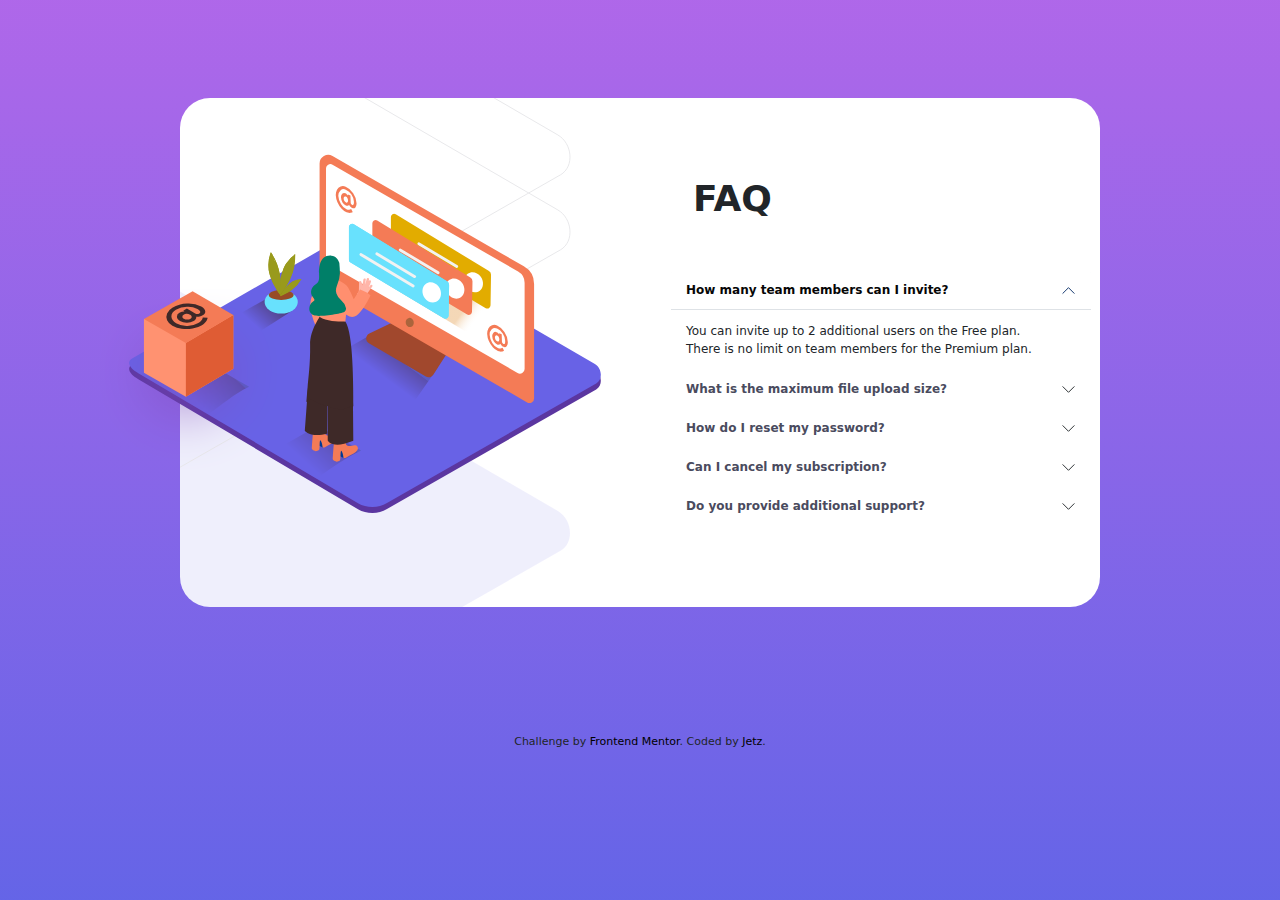
<file: index.html>
<!DOCTYPE html>
<html lang="en">
<head>
  <meta charset="UTF-8">
  <meta name="viewport" content="width=device-width, initial-scale=1.0"> <!-- displays site properly based on user's device -->
  <title>Frontend Mentor | FAQ Accordion Card</title>

  <link rel="icon" type="image/png" sizes="32x32" href="./images/favicon-32x32.png">
  

  <link rel="preconnect" href="https://fonts.googleapis.com">
  <link rel="preconnect" href="https://fonts.gstatic.com" crossorigin>
  <link href="https://fonts.googleapis.com/css2?family=Kumbh+Sans:wght@400;700&display=swap" rel="stylesheet">

  <!--  
<link href="https://cdn.jsdelivr.net/npm/bootstrap@5.1.3/dist/css/bootstrap.min.css" rel="stylesheet" integrity="sha384-1BmE4kWBq78iYhFldvKuhfTAU6auU8tT94WrHftjDbrCEXSU1oBoqyl2QvZ6jIW3" crossorigin="anonymous">
  CSS only -->

<link href="https://cdn.jsdelivr.net/npm/bootstrap@5.0.2/dist/css/bootstrap.min.css" rel="stylesheet">
<script src="https://cdn.jsdelivr.net/npm/bootstrap@5.0.2/dist/js/bootstrap.bundle.min.js"></script>
    
  <!--  -->  <link rel="stylesheet" href="style.css">
    

  </head>


  <body>
    <main>
      <div class="container">
       
        <h3 class="title_accordion">FAQ</h3>

        <div class="images">
          <img src="images/illustration-woman-online-desktop.svg" class="woman" alt="woman">  
        
        <img src="images/illustration-box-desktop.svg" class="box" alt="box">  
   

        
<div class="accordion" id="accordionExample">
    <div class="accordion-item">
      <h2 class="accordion-header" id="headingOne">
        <button class="accordion-button" 
        type="button" 
        data-bs-toggle="collapse" 
        data-bs-target="#collapseOne" 
        aria-expanded="true" 
        aria-controls="collapseOne">
        <strong>  How many team members can I invite?</strong></button>
      </h2>
      <div id="collapseOne" 
      class="accordion-collapse collapse show" 
      aria-labelledby="headingOne" 
      data-bs-parent="#accordionExample">
        <div class="accordion-body">
            You can invite up to 2 additional users on the Free plan.<br> There is no limit on 
          team members for the Premium plan.
        </div>
      </div>
    </div>


<div class="accordion-item">
    <h2 class="accordion-header" id="headingTwo">
      <button class="accordion-button collapsed" 
      type="button" 
      data-bs-toggle="collapse" 
      data-bs-target="#collapseTwo" 
      aria-expanded="false"
        aria-controls="collapseTwo">
        <strong> What is the maximum file upload size?</strong></button>
    </h2>
    <div id="collapseTwo" 
    class="accordion-collapse collapse" 
    aria-labelledby="headingTwo" 
    data-bs-parent="#accordionExample">
      <div class="accordion-body">
         No more than 2GB. All files in your account must fit your allotted storage space.
      </div>
    </div>
  </div>


  <div class="accordion-item">
    <h2 class="accordion-header" id="headingThree">
      <button class="accordion-button collapsed" 
      type="button" 
      data-bs-toggle="collapse" 
      data-bs-target="#collapseThree" 
      aria-expanded="false" 
      aria-controls="collapseThree">
      <strong> How do I reset my password?</strong> </button>
    </h2>
    <div id="collapseThree" 
    class="accordion-collapse collapse" 
    aria-labelledby="headingThree" 
    data-bs-parent="#accordionExample">
      <div class="accordion-body">
        Click “Forgot password” from the login page or “Change password” 
        from your profile page. A reset link will be emailed to you.
      </div>
    </div>
  </div>



<div class="accordion-item">
  <h2 class="accordion-header" id="headingFour">
    <button class="accordion-button collapsed" 
    type="button" 
    data-bs-toggle="collapse" 
    data-bs-target="#collapseFour" 
    aria-expanded="false" 
    aria-controls="collapseFour">
    <strong> Can I cancel my subscription?</strong>
    </button>
  </h2>
  <div id="collapseFour" 
  class="accordion-collapse collapse" 
  aria-labelledby="headingFour" 
  data-bs-parent="#accordionExample">
    <div class="accordion-body">
   Yes! Send us a message and we will process your request no questions asked.
    </div>
  </div>
</div>


<div class="accordion-item">
  <h2 class="accordion-header" id="headingFive">
    <button class="accordion-button collapsed" 
    type="button" 
    data-bs-toggle="collapse" 
    data-bs-target="#collapseFive" 
    aria-expanded="false" 
    aria-controls="collapseFour">
    <strong>  Do you provide additional support?</strong>
    </button>
  </h2>
  <div id="collapseFive" 
  class="accordion-collapse collapse" 
  aria-labelledby="headingFive" 
  data-bs-parent="#accordionExample">
    <div class="accordion-body">
      Chat and email support is available 24/7. <br>
      Phone lines are open during normal business hours.
    </div>
  </div>
</div>
</div>




    
</main>
<div class="attribution">
  Challenge by <a href="https://www.frontendmentor.io?ref=challenge" target="_blank">Frontend Mentor</a>. 
  Coded by <a href="https://github.com/JCJetz">Jetz</a>.
</div>
</body>
<!--<script src="https://code.jquery.com/jquery-3.3.1.slim.min.js" integrity="sha384-q8i/X+965DzO0rT7abK41JStQIAqVgRVzpbzo5smXKp4YfRvH+8abtTE1Pi6jizo" crossorigin="anonymous"></script>
<script src="https://cdn.jsdelivr.net/npm/popper.js@1.14.7/dist/umd/popper.min.js" integrity="sha384-UO2eT0CpHqdSJQ6hJty5KVphtPhzWj9WO1clHTMGa3JDZwrnQq4sF86dIHNDz0W1" crossorigin="anonymous"></script>
<script src="https://cdn.jsdelivr.net/npm/bootstrap@4.3.1/dist/js/bootstrap.min.js" integrity="sha384-JjSmVgyd0p3pXB1rRibZUAYoIIy6OrQ6VrjIEaFf/nJGzIxFDsf4x0xIM+B07jRM" crossorigin="anonymous"></script>
--> 
</html>
</file>
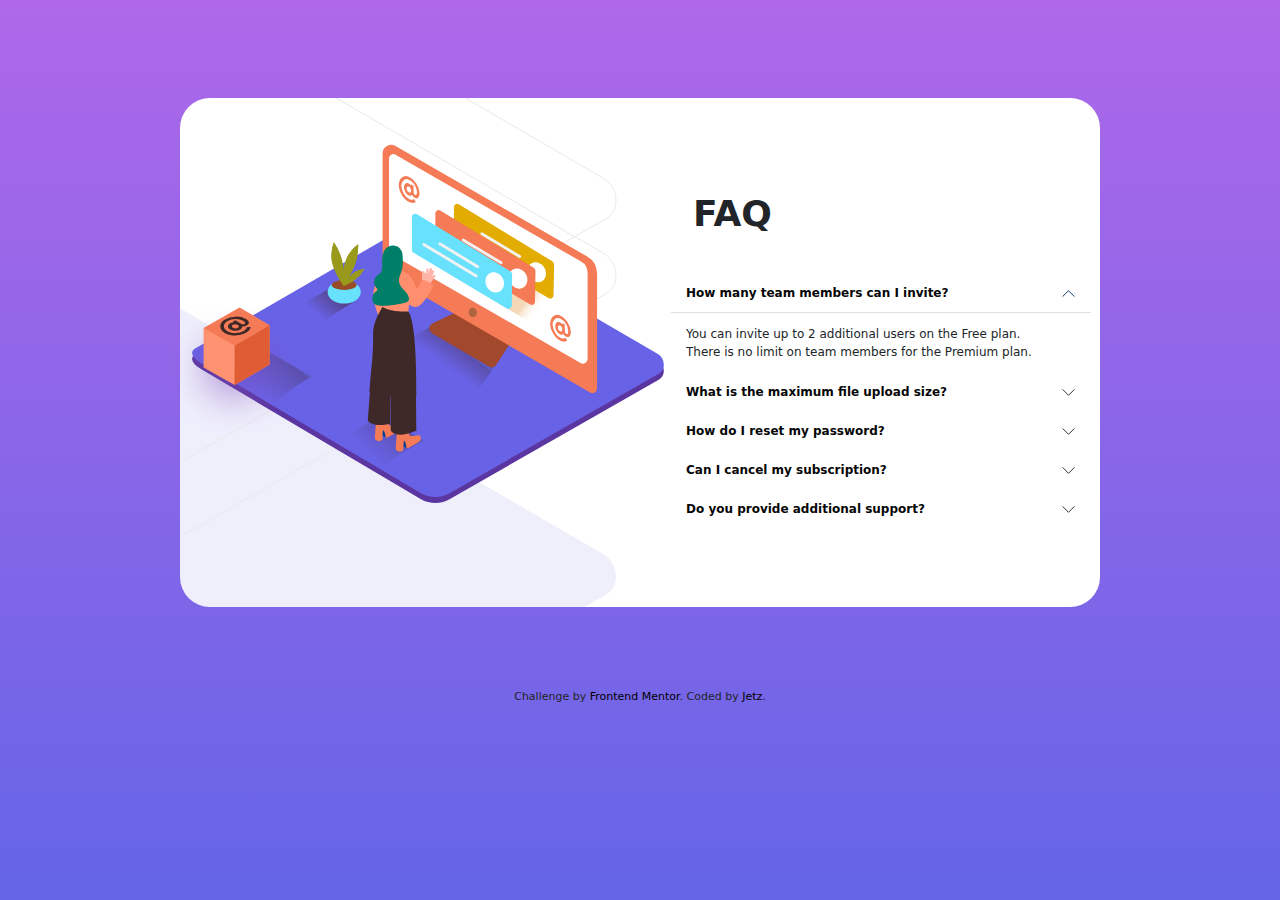
<file: indexBootstrap.html>
<!DOCTYPE html>
<html lang="en">
<head>
  <meta charset="UTF-8">
  <meta name="viewport" content="width=device-width, initial-scale=1.0"> <!-- displays site properly based on user's device -->
  <title>Frontend Mentor | FAQ Accordion Card</title>

  <link rel="icon" type="image/png" sizes="32x32" href="./images/favicon-32x32.png">
  

  <link rel="preconnect" href="https://fonts.googleapis.com">
  <link rel="preconnect" href="https://fonts.gstatic.com" crossorigin>
  <link href="https://fonts.googleapis.com/css2?family=Kumbh+Sans:wght@400;700&display=swap" rel="stylesheet">

  <!--  
<link href="https://cdn.jsdelivr.net/npm/bootstrap@5.1.3/dist/css/bootstrap.min.css" rel="stylesheet" integrity="sha384-1BmE4kWBq78iYhFldvKuhfTAU6auU8tT94WrHftjDbrCEXSU1oBoqyl2QvZ6jIW3" crossorigin="anonymous">
  CSS only -->

<link href="https://cdn.jsdelivr.net/npm/bootstrap@5.0.2/dist/css/bootstrap.min.css" rel="stylesheet">
<script src="https://cdn.jsdelivr.net/npm/bootstrap@5.0.2/dist/js/bootstrap.bundle.min.js"></script>
    
  <!--  -->  <link rel="stylesheet" href="styleBootstrap.css">
    

  </head>


  <body>
    <main>
      <div class="container">
       
        <h3 class="title_accordion">FAQ</h3>

        <div class="images">
          <img src="images/illustration-woman-online-desktop.svg" class="woman">  
        
        <img src="images\illustration-box-desktop.svg" class="box">  
   

        
<div class="accordion" id="accordionExample">
    <div class="accordion-item">
      <h2 class="accordion-header" id="headingOne">
        <button class="accordion-button" 
        type="button" 
        data-bs-toggle="collapse" 
        data-bs-target="#collapseOne" 
        aria-expanded="true" 
        aria-controls="collapseOne">
        <strong>  How many team members can I invite?</strong></button>
      </h2>
      <div id="collapseOne" 
      class="accordion-collapse collapse show" 
      aria-labelledby="headingOne" 
      data-bs-parent="#accordionExample">
        <div class="accordion-body">
            You can invite up to 2 additional users on the Free plan.<br> There is no limit on 
          team members for the Premium plan.
        </div>
      </div>
    </div>


<div class="accordion-item">
    <h2 class="accordion-header" id="headingTwo">
      <button class="accordion-button collapsed" 
      type="button" 
      data-bs-toggle="collapse" 
      data-bs-target="#collapseTwo" 
      aria-expanded="false"
        aria-controls="collapseTwo">
        <strong> What is the maximum file upload size?</strong></button>
    </h2>
    <div id="collapseTwo" 
    class="accordion-collapse collapse" 
    aria-labelledby="headingTwo" 
    data-bs-parent="#accordionExample">
      <div class="accordion-body">
         No more than 2GB. All files in your account must fit your allotted storage space.
      </div>
    </div>
  </div>


  <div class="accordion-item">
    <h2 class="accordion-header" id="headingThree">
      <button class="accordion-button collapsed" 
      type="button" 
      data-bs-toggle="collapse" 
      data-bs-target="#collapseThree" 
      aria-expanded="false" 
      aria-controls="collapseThree">
      <strong> How do I reset my password?</strong> </button>
    </h2>
    <div id="collapseThree" 
    class="accordion-collapse collapse" 
    aria-labelledby="headingThree" 
    data-bs-parent="#accordionExample">
      <div class="accordion-body">
        Click “Forgot password” from the login page or “Change password” 
        from your profile page. A reset link will be emailed to you.
      </div>
    </div>
  </div>



<div class="accordion-item">
  <h2 class="accordion-header" id="headingFour">
    <button class="accordion-button collapsed" 
    type="button" 
    data-bs-toggle="collapse" 
    data-bs-target="#collapseFour" 
    aria-expanded="false" 
    aria-controls="collapseFour">
    <strong> Can I cancel my subscription?</strong>
    </button>
  </h2>
  <div id="collapseFour" 
  class="accordion-collapse collapse" 
  aria-labelledby="headingFour" 
  data-bs-parent="#accordionExample">
    <div class="accordion-body">
   Yes! Send us a message and we will process your request no questions asked.
    </div>
  </div>
</div>


<div class="accordion-item">
  <h2 class="accordion-header" id="headingFive">
    <button class="accordion-button collapsed" 
    type="button" 
    data-bs-toggle="collapse" 
    data-bs-target="#collapseFive" 
    aria-expanded="false" 
    aria-controls="collapseFour">
    <strong>  Do you provide additional support?</strong>
    </button>
  </h2>
  <div id="collapseFive" 
  class="accordion-collapse collapse" 
  aria-labelledby="headingFive" 
  data-bs-parent="#accordionExample">
    <div class="accordion-body">
      Chat and email support is available 24/7. <br>
      Phone lines are open during normal business hours.
    </div>
  </div>
</div>
</div>




    
</main>
<div class="attribution">
  Challenge by <a href="https://www.frontendmentor.io?ref=challenge" target="_blank">Frontend Mentor</a>. 
  Coded by <a href="https://github.com/JCJetz">Jetz</a>.
</div>
</body>
<!--<script src="https://code.jquery.com/jquery-3.3.1.slim.min.js" integrity="sha384-q8i/X+965DzO0rT7abK41JStQIAqVgRVzpbzo5smXKp4YfRvH+8abtTE1Pi6jizo" crossorigin="anonymous"></script>
<script src="https://cdn.jsdelivr.net/npm/popper.js@1.14.7/dist/umd/popper.min.js" integrity="sha384-UO2eT0CpHqdSJQ6hJty5KVphtPhzWj9WO1clHTMGa3JDZwrnQq4sF86dIHNDz0W1" crossorigin="anonymous"></script>
<script src="https://cdn.jsdelivr.net/npm/bootstrap@4.3.1/dist/js/bootstrap.min.js" integrity="sha384-JjSmVgyd0p3pXB1rRibZUAYoIIy6OrQ6VrjIEaFf/nJGzIxFDsf4x0xIM+B07jRM" crossorigin="anonymous"></script>
--> 
</html>
</file>
<file: style.css>
:root {
    --Very-dark-desaturated-blue:           hsl(238, 29%, 16%); /*Text*/
    --Soft-red:                             hsl(14, 88%, 65%);  /*Text*/
    
    --Soft-violet:                          hsl(273, 75%, 66%); /*Background gradient*/
    --Soft-blue:                            hsl(240, 73%, 65%); /*Background gradient*/
   

    --Very-dark-grayish-blue:               hsl(237, 12%, 33%);  /* Neutral Text*/
    --Dark-grayish-blue:                    hsl(240, 6%, 50%);  /* Neutral Text*/
    
    --Light-grayish-blue:                   hsl(240, 5%, 91%);  /*Dividers*/
    

}


* {

  box-sizing: border-box; 
}

a  {
    color: black;
    text-decoration: none;
    background-color: none;
}

a:link  {
   
    text-decoration: none;
    background-color: none;
    color: black;
    
}


html {

font-size: 12px;
font-family: 'Kumbh Sans 400' cursive;
font-family: 'Kumbh Sans 700', sans-serif;
}



body {
    margin: 0;
    background: linear-gradient(hsl(273, 75%, 66%),hsl(240, 73%, 65%));
    width: 100vw;
    height: 100vh;
    font-size: 12px;
    display: grid;
    justify-content: center;
    align-items: center;
}



.container {
    background: white url(images/bg-pattern-desktop.svg) no-repeat 1250% 55%; /* Tmb Sombra en negativo */
    border-radius: 30px;
    height: 509px;
    width: 920px; 
    display: grid;
    grid-template-columns: 450px 1fr;
    grid-gap: 5rem;

/*
  position: absolute;
  background-color: white;
  background-image:
  url(../images/illustration-woman-online-desktop.svg),
  url(../images/bg-pattern-desktop.svg);
  background-repeat: no-repeat;
 */
}


.accordion {

  /* position: absolute;
    width: 18%;
    right: 32%;
    top: 30%; Asi no */
   
   margin-top: -202px;
   display: flex;
   flex-direction: column;
   margin-left: -28px;
}



.accordion-button:not(.collapsed) {
    color: #060606;
    background-color: white; 
    /* box-shadow: inset 0 -1px 0 rgb(0 0 0 / 13%); */
}


.accordion-button {
    color: var(--Very-dark-grayish-blue);
    background-color: white; 
    box-shadow: none; 
}


.accordion-item {
    background-color: #fff;
    border: none;
} 


.title_accordion {
    font-size: 3rem;
    margin-top: 33px;
    display: flex;
  /*  display: block; */
    margin-block-start: 2.2em;
    margin-inline-start: 504px;
    font-weight: bold;
}


.woman { 
    display: block;
    margin-top: 4.7rem;
    margin-left: -47.5rem;
 }

.box {    
    display: block;
    margin-left: -50.5rem;
    margin-top: -18.7rem;
}

/*  Esto se me mueveee, así no! Solución rem!

.woman {    
    position: absolute;
    left: 15%;
    top: 16%;
          
}
.box {
    position: absolute;
    left: 13%;
    top: 34%;
    height: 15%;
}  */

.svg {
    top: 56%;
    left: 66%;
    height: 70%;
    margin-top: 0;
  
}

.attribution {
    text-align: center;
    margin-top: -10rem;
    font-size: 11px;
    text-decoration: none;
    background-color: none;
    
}


@media screen and (max-width: 993px) {


    .accordion {
       margin-top: -18rem;
       margin-left: -14rem;
      
    }
    
    .woman {
      margin-top: 5.7rem;
      margin-left: -57rem;
      /* left: 30%;*/
    }
    .box {
        display: none;
    }
    }
    

@media screen and (max-width: 766px) {


    .container {
        width: 350px;
        grid-template-columns: 1fr;
        grid-template-rows: 100px 1fr;
        grid-gap: 0.5rem;
        position: relative;
        height: 530px;
        padding: 1rem;
        display: grid;

    }

    h3.title_accordion {
        text-align: center;
        margin-inline-start: 123px;
        margin-top: 121px;
        
      }
     
    .accordion {
         width: 90%;
         margin-top: 7rem; /*rem*/
         margin-left: 12px;
       
        }

    .box {
       display: none;
    }

    .woman {
        width: 70%;  
        margin-top: -5rem; /*rem*/
        margin-left: 4rem; /*rem*/
    }

    .images {

        position: absolute;
        background-image: url(./images/bg-pattern-mobile.svg);
        background-repeat: no-repeat;

        background-position: center -900%; 
        width: 100%;
        height: 101px;
    }
    .attribution {
        margin-top: -140px;
    }
   
}


 /* @media (min-width: 2000px) and (max-width: 3000px) { 
    
    .accordion {
        position: absolute;
         margin-top: rem;
         margin-right: rem;
        
    }
      
    .woman {
        margin-top: 5.7rem;
        margin-left: 4rem;

    }

    .box {
        top: 29%;
        left: 27%;
    } 
         
    .svg {
        top: 56%;
        left: 66%;
        height: 70%;
        margin-top: 0;
          
        }
        
    .attribution {
        text-align: center;
        margin-top: -500px;
        font-size: 11px;
        
        }

}   */
</file>
<file: styleBootstrap.css>
:root {
    --Very-dark-desaturated-blue:           hsl(238, 29%, 16%); /*Text*/
    --Soft-red:                             hsl(14, 88%, 65%);  /*Text*/
    
    --Soft-violet:                          hsl(273, 75%, 66%); /*Background gradient*/
    --Soft-blue:                            hsl(240, 73%, 65%); /*Background gradient*/
   

    --Very-dark-grayish-blue:               hsl(237, 12%, 33%);  /* Neutral Text*/
    --Dark-grayish-blue:                    hsl(240, 6%, 50%);  /* Neutral Text*/
    
    --Light-grayish-blue:                   hsl(240, 5%, 91%);  /*Dividers*/
    

}


* {

  box-sizing: border-box; 
}

a  {
    color: black;
    text-decoration: none;
    background-color: none;
}

a:link  {
   
    text-decoration: none;
    background-color: none;
    color: black;
    
}


html {

font-size: 12px;
font-family: 'Kumbh Sans 400' cursive;
font-family: 'Kumbh Sans 700', sans-serif;
}



body {
    margin: 0;
    background: linear-gradient(hsl(273, 75%, 66%),hsl(240, 73%, 65%));
    width: 100vw;
    height: 100vh;
    font-size: 12px;
    display: grid;
    justify-content: center;
    align-items: center;
}



.container {
    background: white url(/images/bg-pattern-desktop.svg) no-repeat 1150% 45%; /* Tmb Sombra en negativo */
    border-radius: 30px;
    height: 509px;
    width: 920px; /*no 920*/
    display: grid;
    grid-template-columns: 450px 1fr;
    grid-gap: 5rem;

/*
  position: absolute;
  background-color: white;
  background-image:
  url(../images/illustration-woman-online-desktop.svg),
  url(../images/bg-pattern-desktop.svg);
  background-repeat: no-repeat;
 */
}


.accordion {

  /* position: absolute;
    width: 18%;
    right: 32%;
    top: 30%; Asi no */
   
   margin-top: 176px;
   display: flex;
   flex-direction: column;
   margin-left: -28px;
}



.accordion-button:not(.collapsed) {
    color: #060606;
    background-color: white; 
    /* box-shadow: inset 0 -1px 0 rgb(0 0 0 / 13%); */
}


.accordion-button {
    color: #060606;
    background-color: white; 
    box-shadow: none; 
}


.accordion-item {
    background-color: #fff;
    border: none;
} 


.title_accordion {
    font-size: 3rem;
    margin-top: 33px;
    display: flex;
  /*  display: block; */
    margin-block-start: 2.62em;
    margin-inline-start: 504px;
    font-weight: bold;
}


.woman {

    position: absolute;
    left: 15%;
    top: 16%;
}

.box {
    position: absolute;
    left: 13%;
    top: 34%;
    height: 15%;
}

.svg {
    top: 56%;
    left: 66%;
    height: 70%;
   margin-top: 0;
  
}

.attribution {
    text-align: center;
    margin-top: -210px;
    font-size: 11px;
    text-decoration: none;
    background-color: none;
    
}



@media screen and (max-width: 700px) {


    .container {
        width: 350px;
        grid-template-columns: 1fr;
        grid-template-rows: 100px 1fr;
        grid-gap: 0.5rem;
        position: relative;
        height: 530px;
        padding: 1rem;
        display: grid;

    }

    h3.title_accordion {
        text-align: center;
        margin-inline-start: 123px;
        margin-top: 121px;
        
      }
     
    .accordion {
         width: 90%;
         margin-top: 234px;
         margin-left: 12px;
       
        }

    .box {
       display: none;
    }

    .woman {
        width: 70%;  
        top: -90%;
        margin-left: 0%;
    }

    .images {

        position: absolute;
        background-image: url(./images/bg-pattern-mobile.svg);
        background-repeat: no-repeat;

        background-position: center -900%; 
        width: 100%;
        height: 101px;
    }
    
   
}





/*@media screen and (min-width: 1300px) */


  @media (min-width: 2000px) and (max-width: 3000px) { 
    


    .accordion {
          position: absolute;
         /* width: 25%;
          right: 57%;
          top: 20%; */
          margin-right: -8%;
        
      }
      
    .woman {
        top: 18%;
        margin-left: 22rem;
        /* left: 30%;*/

    }

    
    
    .box {

        top: 29%;
        left: 27%;
         /* position: flex;
          left: -159%;
          top: 24%;
          height: 15%;  */
        } 

    


    .svg {
        top: 56%;
        left: 66%;
        height: 70%;
        margin-top: 0;
          
        }
        
    .attribution {
        text-align: center;
        margin-top: -694px;
        font-size: 11px;
        
        }

}
</file>
